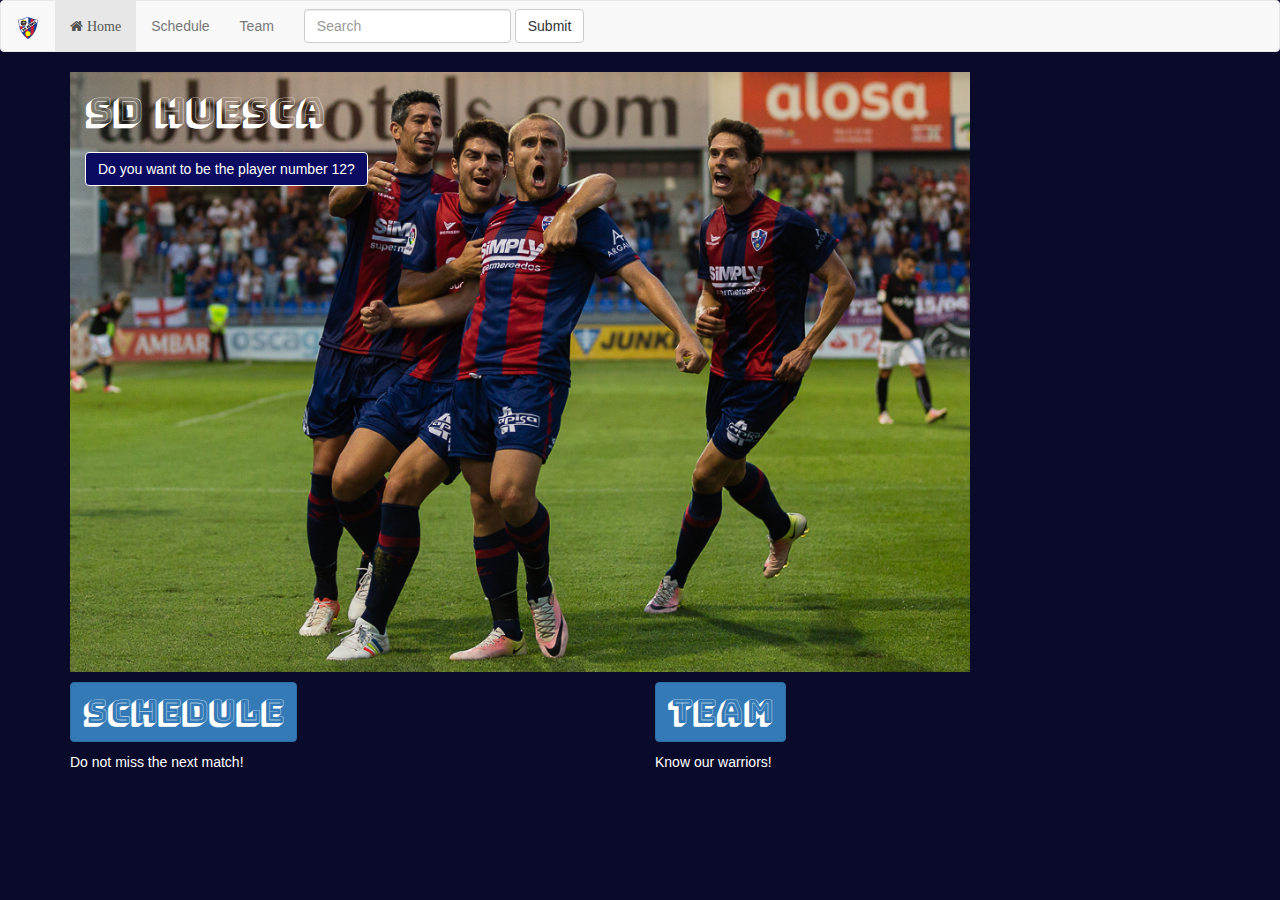
<file: index.html>
<!DOCTYPE html>
<html>
<head>
  <title>SD HUESCA</title>
  <meta charset="UTF-8">
  <link rel="shortcut icon" href="favicon.png">
  <link rel="stylesheet" href="https://maxcdn.bootstrapcdn.com/bootstrap/3.3.5/css/bootstrap.min.css">
  <link rel="stylesheet" href="style.css">
  <link href="https://fonts.googleapis.com/css?family=Bungee+Shade" rel="stylesheet">
  <link rel="stylesheet" href="css/font-awesome.min.css">
  <script src="https://ajax.googleapis.com/ajax/libs/jquery/1.11.3/jquery.min.js"></script>
  <script src="https://maxcdn.bootstrapcdn.com/bootstrap/3.3.5/js/bootstrap.min.js"></script>
</head>
<body>
  <nav class="navbar navbar-default">
    <div class="container-fluid">
      <!-- Brand and toggle get grouped for better mobile display -->
      <div class="navbar-header">
        <button type="button" class="navbar-toggle collapsed" data-toggle="collapse" data-target="#bs-example-navbar-collapse-1" aria-expanded="false">
          <span class="sr-only">Toggle navigation</span>
          <span class="icon-bar"></span>
          <span class="icon-bar"></span>
          <span class="icon-bar"></span>
        </button>
        <a class="navbar-brand" href="#">
            <img alt="Huesca" src="favicon.png">
        </a>
      </div>

      <!-- Collect the nav links, forms, and other content for toggling -->
      <div class="collapse navbar-collapse" id="bs-example-navbar-collapse-1">
        <ul class="nav navbar-nav">
          <li class="active"><a href="#"><i class="fa fa-home" aria-hidden="true"> Home</i> <span class="sr-only">(current)</span></a></li>
          <li><a href="schedule.html">Schedule</a></li>
          <li><a href="team.html">Team</a></li>
        </ul>
        <form class="navbar-form navbar-left">
          <div class="form-group">
            <input type="text" class="form-control" placeholder="Search">
          </div>
          <button type="submit" class="btn btn-default">Submit</button>
        </form>

      </div><!-- /.navbar-collapse -->
    </div><!-- /.container-fluid -->
  </nav>


  <div class="container">
    <div id="index_image">
      <div class="container">
        <h1>SD HUESCA</h1>
        <h3><a href="team.html" class="btn btn-primary">Do you want to be the player number 12?</a></h3>
      </div>
    </div>
    <div class="row">
      <div class="col-sm-6">
        <h4><a href="schedule.html" class="btn btn-primary">Schedule</a></h4>
        <p>Do not miss the next match!</p>
      </div>
      <div class="col-sm-6">
        <h4><a href="team.html" class="btn btn-primary">Team</a></h4>
        <p>Know our warriors!</p>
      </div>
    </div>
  </div>
</body>
</html>
</file>
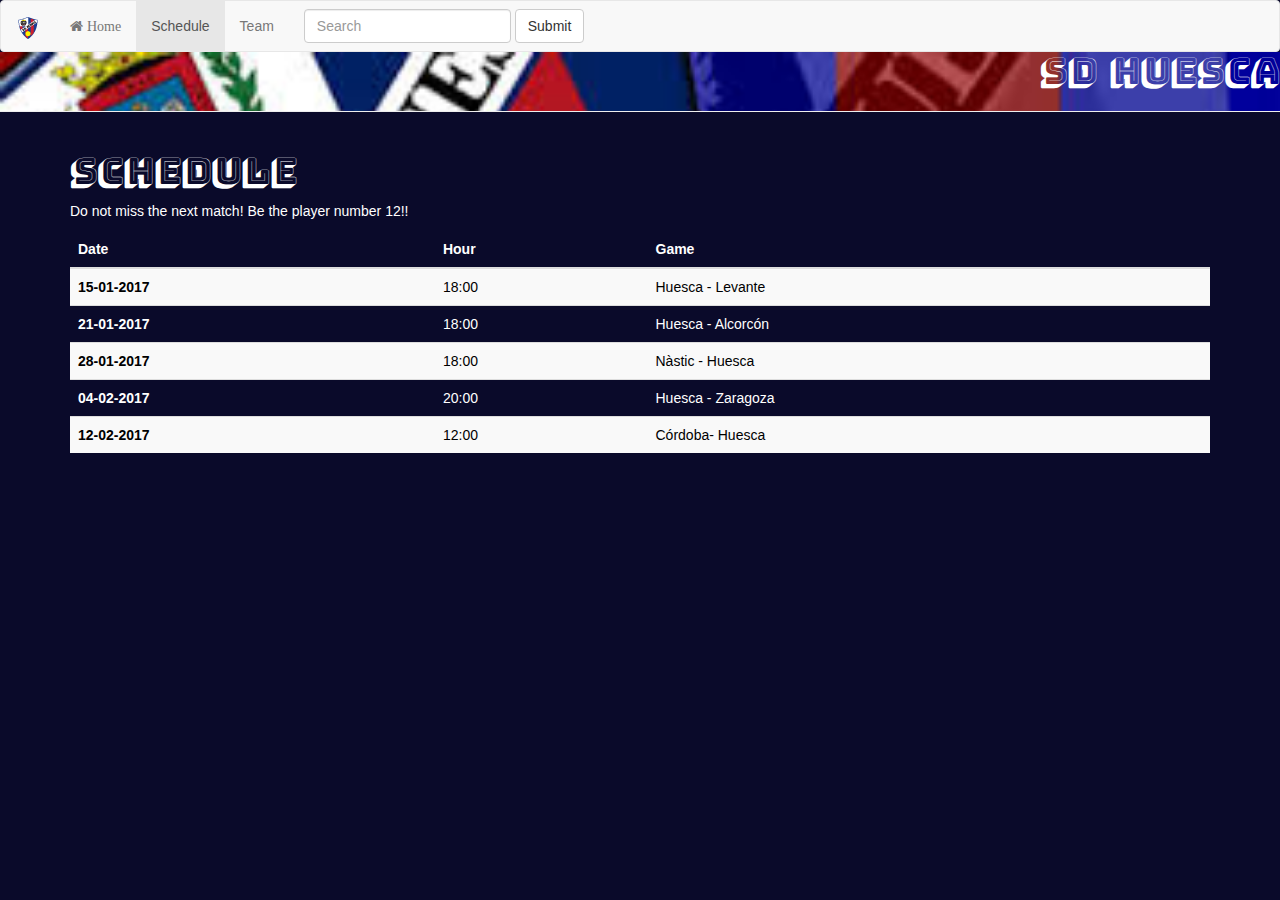
<file: schedule.html>
<!DOCTYPE html>
<html>
<head>
  <title>SD HUESCA - Schedule</title>
  <meta charset="UTF-8">
  <link rel="shortcut icon" href="favicon.png">
  <link rel="stylesheet" href="https://maxcdn.bootstrapcdn.com/bootstrap/3.3.5/css/bootstrap.min.css">
  <link rel="stylesheet" href="style.css">
  <link href="https://fonts.googleapis.com/css?family=Bungee+Shade" rel="stylesheet">
  <link rel="stylesheet" href="css/font-awesome.min.css">
  <script src="https://ajax.googleapis.com/ajax/libs/jquery/1.11.3/jquery.min.js"></script>
  <script src="https://maxcdn.bootstrapcdn.com/bootstrap/3.3.5/js/bootstrap.min.js"></script>
</head>
<body>
  <nav class="navbar navbar-default">
    <div class="container-fluid">
      <!-- Brand and toggle get grouped for better mobile display -->
      <div class="navbar-header">
        <button type="button" class="navbar-toggle collapsed" data-toggle="collapse" data-target="#bs-example-navbar-collapse-1" aria-expanded="false">
          <span class="sr-only">Toggle navigation</span>
          <span class="icon-bar"></span>
          <span class="icon-bar"></span>
          <span class="icon-bar"></span>
        </button>
        <a class="navbar-brand" href="#">
            <img alt="Huesca" src="favicon.png">
        </a>
      </div>

      <!-- Collect the nav links, forms, and other content for toggling -->
      <div class="collapse navbar-collapse" id="bs-example-navbar-collapse-1">
        <ul class="nav navbar-nav">
          <li><a href="index.html"><i class="fa fa-home" aria-hidden="true"> Home</i></a></li>
          <li class="active"><a href="#">Schedule<span class="sr-only">(current)</span></a></li>
          <li><a href="team.html">Team</a></li>
        </ul>
        <form class="navbar-form navbar-left">
          <div class="form-group">
            <input type="text" class="form-control" placeholder="Search">
          </div>
          <button type="submit" class="btn btn-default">Submit</button>
        </form>

      </div><!-- /.navbar-collapse -->
    </div><!-- /.container-fluid -->
  </nav>

  <div class="page-header">
    <h1>SD HUESCA</h1>
  </div>

  <div class="container">
    <div class="row">
      <div class="col-sm-12">
        <h1>Schedule</h1>
        <p>Do not miss the next match! Be the player number 12!!</p>
        <table class="table table-striped">
          <thead>
            <tr>
              <th>Date</th>
              <th>Hour</th>
              <th>Game</th>
            </tr>
          </thead>
          <tbody>
            <tr>
              <th scope="row">15-01-2017</th>
              <td>18:00</td>
              <td>Huesca - Levante</td>
            </tr>

            <tr>
              <th scope="row">21-01-2017</th>
              <td>18:00</td>
              <td>Huesca - Alcorcón</td>
            </tr>

            <tr>
              <th scope="row">28-01-2017</th>
              <td>18:00</td>
              <td>Nàstic - Huesca</td>
            </tr>

            <tr>
              <th scope="row">04-02-2017</th>
              <td>20:00</td>
              <td>Huesca - Zaragoza</td>
            </tr>

            <tr>
              <th scope="row">12-02-2017</th>
              <td>12:00</td>
              <td>Córdoba- Huesca</td>
            </tr>

          </tbody>
      </table>

      </div>

    </div>
  </div>
</body>
</html>
</file>
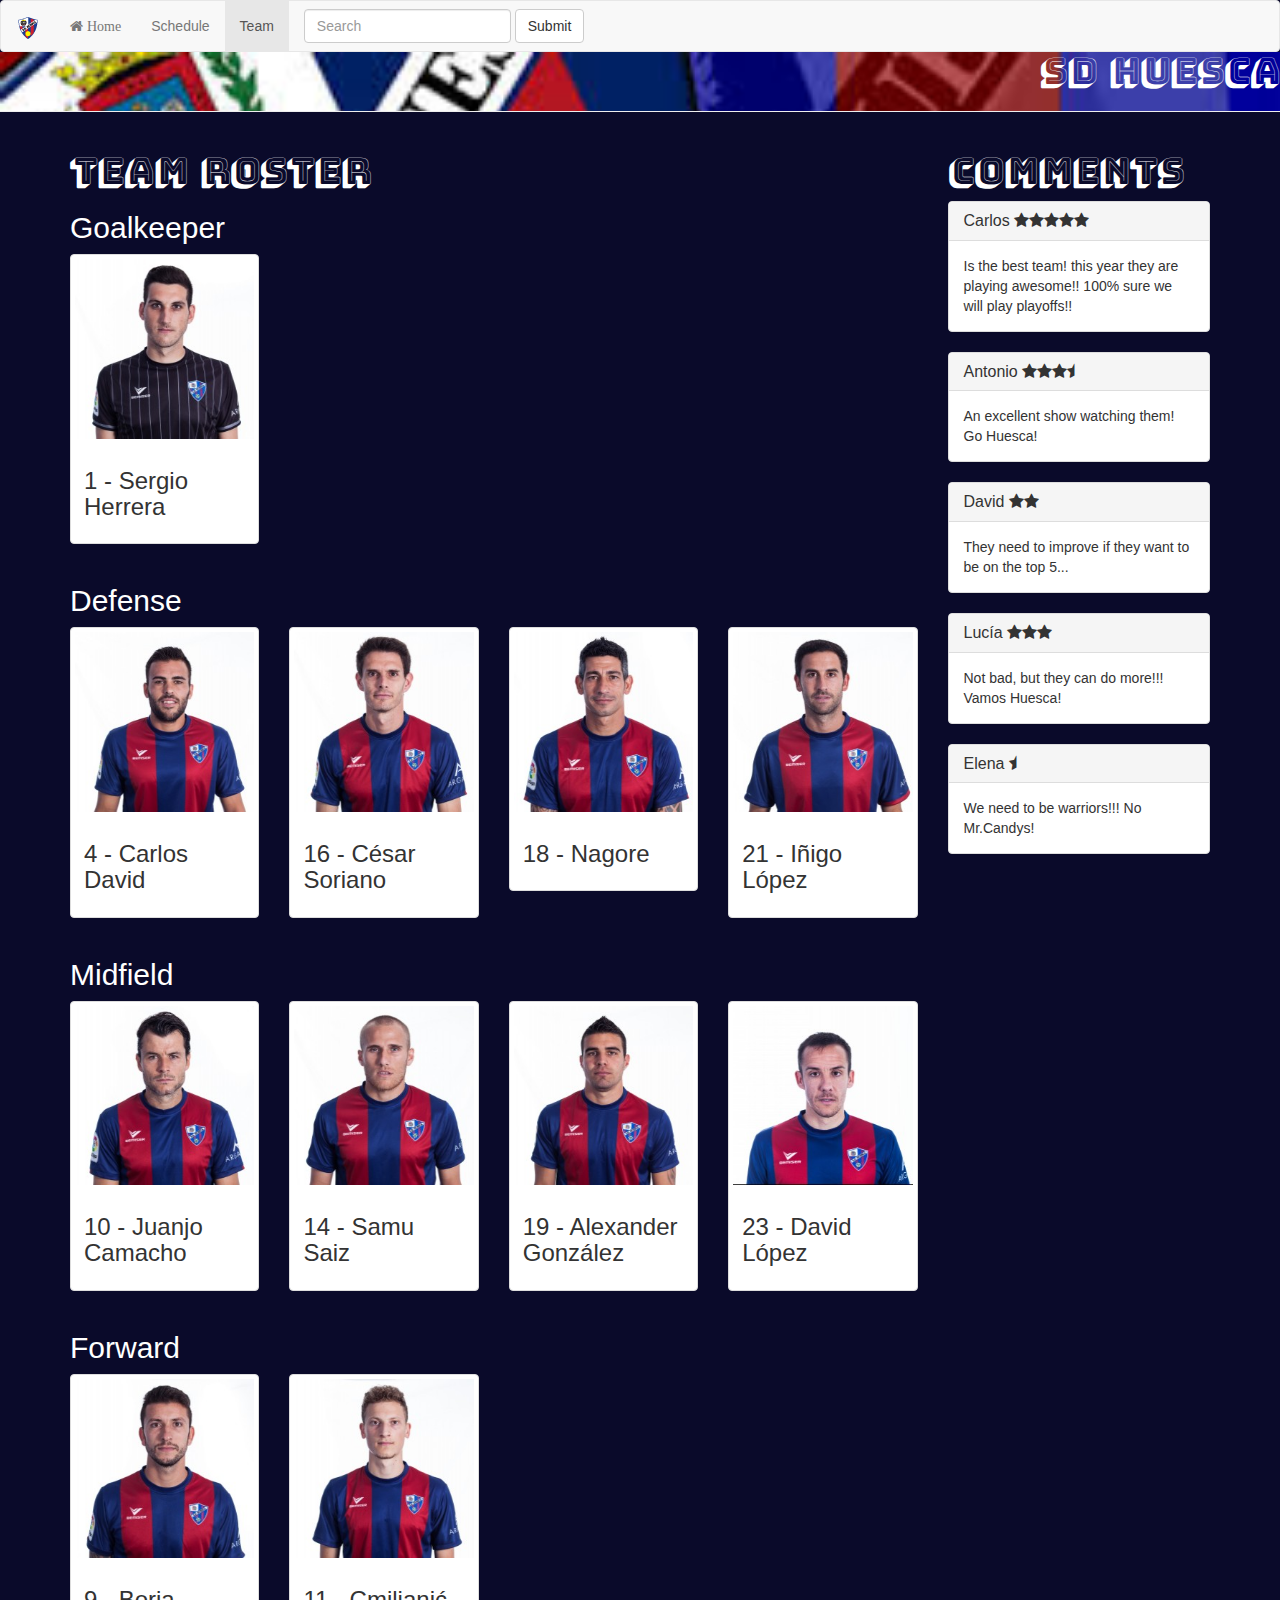
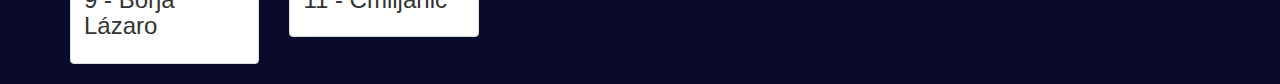
<file: team.html>
<!DOCTYPE html>
<html>
<head>
  <title>SD HUESCA - Team Roster</title>
  <meta charset="UTF-8">
  <link rel="shortcut icon" href="favicon.png">
  <link rel="stylesheet" href="https://maxcdn.bootstrapcdn.com/bootstrap/3.3.5/css/bootstrap.min.css">
  <link rel="stylesheet" href="style.css">
  <link href="https://fonts.googleapis.com/css?family=Bungee+Shade" rel="stylesheet">
  <link rel="stylesheet" href="css/font-awesome.min.css">
  <script src="https://ajax.googleapis.com/ajax/libs/jquery/1.11.3/jquery.min.js"></script>
  <script src="https://maxcdn.bootstrapcdn.com/bootstrap/3.3.5/js/bootstrap.min.js"></script>
</head>
<body>
  <nav class="navbar navbar-default">
    <div class="container-fluid">
      <!-- Brand and toggle get grouped for better mobile display -->
      <div class="navbar-header">
        <button type="button" class="navbar-toggle collapsed" data-toggle="collapse" data-target="#bs-example-navbar-collapse-1" aria-expanded="false">
          <span class="sr-only">Toggle navigation</span>
          <span class="icon-bar"></span>
          <span class="icon-bar"></span>
          <span class="icon-bar"></span>
        </button>
        <a class="navbar-brand" href="#">
            <img alt="Huesca" src="favicon.png">
        </a>
      </div>

      <!-- Collect the nav links, forms, and other content for toggling -->
      <div class="collapse navbar-collapse" id="bs-example-navbar-collapse-1">
        <ul class="nav navbar-nav">
          <li><a href="index.html"><i class="fa fa-home" aria-hidden="true"> Home</i></a></li>
          <li><a href="schedule.html">Schedule</a></li>
          <li class="active"><a href="#">Team<span class="sr-only">(current)</span></a></li>
        </ul>
        <form class="navbar-form navbar-left">
          <div class="form-group">
            <input type="text" class="form-control" placeholder="Search">
          </div>
          <button type="submit" class="btn btn-default">Submit</button>
        </form>

      </div><!-- /.navbar-collapse -->
    </div><!-- /.container-fluid -->
  </nav>

  <div class="page-header">
    <h1>SD HUESCA</h1>
  </div>

  <div class="container">
    <div class="row">
      <div class="col-sm-9">
        <h1>Team Roster</h1>
        <h2>Goalkeeper</h2>
        <div class="row">

          <div class="col-sm-3 col-md-3">
            <div class="thumbnail">
              <img src="img/player1.jpg" alt="Player 1">
              <div class="caption">
                <h3>1 - Sergio Herrera</h3>
              </div>
            </div>
          </div>
        </div>

        <h2>Defense</h2>
        <div class="row">
          <div class="col-sm-3 col-md-3">
            <div class="thumbnail">
              <img src="img/player4.jpg" alt="Player 4">
              <div class="caption">
                <h3>4 - Carlos David</h3>
                </div>
            </div>
          </div>

          <div class="col-sm-3 col-md-3">
            <div class="thumbnail">
              <img src="img/player16.jpg" alt="Player 16">
              <div class="caption">
                <h3>16 - César Soriano</h3>
                </div>
            </div>
          </div>
          <div class="col-sm-3 col-md-3">
            <div class="thumbnail">
              <img src="img/player18.jpg" alt="Player 18">
              <div class="caption">
                <h3>18 - Nagore</h3>
                </div>
            </div>
          </div>
          <div class="col-sm-3 col-md-3">
            <div class="thumbnail">
              <img src="img/player21.jpg" alt="Player 21">
              <div class="caption">
                <h3>21 - Iñigo López</h3>
                </div>
            </div>
          </div>
        </div>

        <h2>Midfield</h2>
        <div class="row">
          <div class="col-sm-3 col-md-3">
            <div class="thumbnail">
              <img src="img/player10.jpg" alt="Player 10">
              <div class="caption">
                <h3>10 - Juanjo Camacho</h3>
                </div>
            </div>
          </div>
          <div class="col-sm-3 col-md-3">
            <div class="thumbnail">
              <img src="img/player14.jpg" alt="Player 14">
              <div class="caption">
                <h3>14 - Samu Saiz</h3>
              </div>
            </div>
          </div>

          <div class="col-sm-3 col-md-3">
            <div class="thumbnail">
              <img src="img/player19.jpg" alt="Player 19">
              <div class="caption">
                <h3>19 - Alexander González</h3>
                </div>
            </div>
          </div>

          <div class="col-sm-3 col-md-3">
            <div class="thumbnail">
              <img src="img/player23.jpg" alt="Player 23">
              <div class="caption">
                <h3>23 - David López</h3>
                </div>
            </div>
          </div>
        </div>

        <h2>Forward</h2>
        <div class="row">
          <div class="col-sm-3 col-md-3">
            <div class="thumbnail">
              <img src="img/player9.jpg" alt="Player 9">
              <div class="caption">
                <h3>9 - Borja Lázaro</h3>
                </div>
            </div>
          </div>

          <div class="col-sm-3 col-md-3">
            <div class="thumbnail">
              <img src="img/player11.jpg" alt="Player 11">
              <div class="caption">
                <h3>11 - Cmiljanić</h3>
                </div>
            </div>
          </div>

        </div>

      </div>
      <div class="col-sm-3">
        <h1>Comments</h1>

        <div class="panel panel-default">
          <div class="panel-heading">
            <h3 class="panel-title">Carlos <i class="fa fa-star" aria-hidden="true"></i><i class="fa fa-star" aria-hidden="true"></i><i class="fa fa-star" aria-hidden="true"></i><i class="fa fa-star" aria-hidden="true"></i><i class="fa fa-star" aria-hidden="true"></i></h3>
          </div>
          <div class="panel-body">
            Is the best team! this year they are playing awesome!! 100% sure we will play playoffs!!
          </div>
        </div>

        <div class="panel panel-default">
          <div class="panel-heading">
            <h3 class="panel-title">Antonio <i class="fa fa-star" aria-hidden="true"></i><i class="fa fa-star" aria-hidden="true"></i><i class="fa fa-star" aria-hidden="true"></i><i class="fa fa-star-half" aria-hidden="true"></i></h3>
          </div>
          <div class="panel-body">
            An excellent show watching them! Go Huesca!
          </div>
        </div>

        <div class="panel panel-default">
          <div class="panel-heading">
            <h3 class="panel-title">David <i class="fa fa-star" aria-hidden="true"></i><i class="fa fa-star" aria-hidden="true"></i></h3>
          </div>
          <div class="panel-body">
            They need to improve if they want to be on the top 5...
          </div>
        </div>

        <div class="panel panel-default">
          <div class="panel-heading">
            <h3 class="panel-title">Lucía <i class="fa fa-star" aria-hidden="true"></i><i class="fa fa-star" aria-hidden="true"></i><i class="fa fa-star" aria-hidden="true"></i></h3>
          </div>
          <div class="panel-body">
            Not bad, but they can do more!!! Vamos Huesca!
          </div>
        </div>

        <div class="panel panel-default">
          <div class="panel-heading">
            <h3 class="panel-title">Elena <i class="fa fa-star-half" aria-hidden="true"></i></h3>
          </div>
          <div class="panel-body">
            We need to be warriors!!! No Mr.Candys!
          </div>

        </div>
      </div>
    </div>
  </div>
</body>
</html>
</file>
<file: style.css>
body { background-color: #0A0A2A;
}
#index_image {
  height: 600px;
  background-repeat: no-repeat;
  background-size: contain;
  background-image:url('Huesca.jpg');
}
#index_image h1{color: white;
  font-family: 'Bungee Shade', cursive;
}

#index_image .container{
  position: relative;
          top:50%
          transform: translateY(-50%);
}
#index_image .btn-primary {background-color: #0B0B61;
    border-color: #fff;
  }
.col-sm-6 h4{color:white; font-family: 'Bungee Shade', cursive; font-size: 32px;
}
.col-sm-6 .btn {font-size: 32px;
}
.col-sm-6 p{color: white;
}
.col-sm-12 p{color: white;
}
.page-header{
  background-image:url('img/foto_header.jpeg');
  background-size:     cover;
  margin: -20px 0 20px;
}

.page-header h1{color: white;
  font-family: 'Bungee Shade', cursive;
  text-align: right;
}

.col-sm-9 h1{color: white;
  font-family: 'Bungee Shade', cursive;
}
.col-sm-9 h2{color: white;
}

.col-sm-3 h1{color: white;
  font-family: 'Bungee Shade', cursive;
}

.col-sm-12 h1{color: white;
  font-family: 'Bungee Shade', cursive;
}
.table{
  color: white;
}

.table-striped > tbody > tr:nth-child(2n+1) > td, .table-striped > tbody > tr:nth-child(2n+1) > th {
   color: black;
}
</file>
